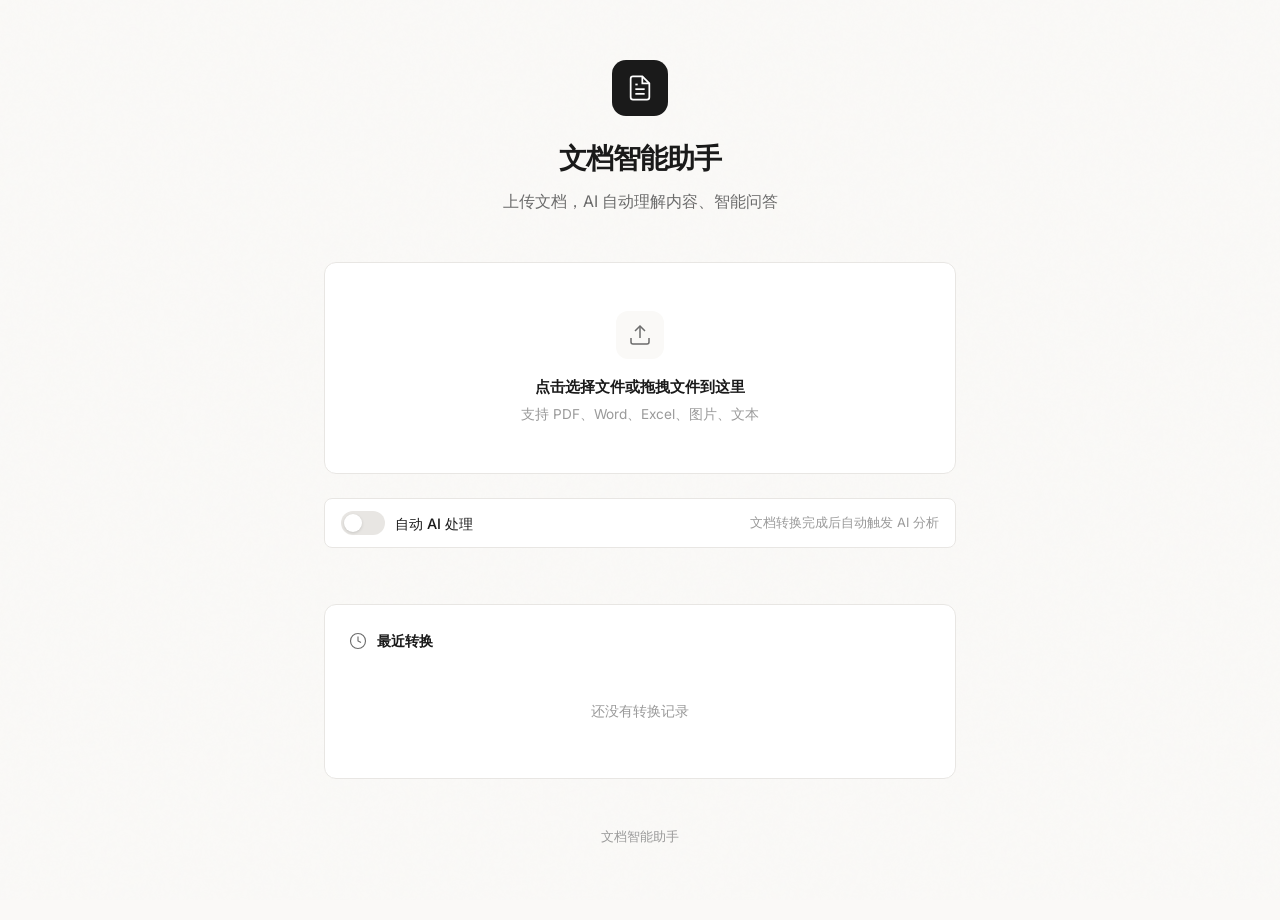
<file: static/index.html>
<!DOCTYPE html>
<html lang="zh-CN">
<head>
    <meta charset="UTF-8">
    <meta name="viewport" content="width=device-width, initial-scale=1.0">
    <title>文档智能助手</title>
    <link rel="stylesheet" href="/static/css/style.css">
    <link rel="preconnect" href="https://fonts.googleapis.com">
    <link rel="preconnect" href="https://fonts.gstatic.com" crossorigin>
    <link href="https://fonts.googleapis.com/css2?family=Inter:wght@400;500;600;700&display=swap" rel="stylesheet">
</head>
<body>
    <div class="container">
        <!-- 顶部标题区 -->
        <header class="header">
            <div class="header__icon">
                <svg viewBox="0 0 24 24" fill="none" stroke="currentColor">
                    <path d="M14 2H6a2 2 0 0 0-2 2v16a2 2 0 0 0 2 2h12a2 2 0 0 0 2-2V8z"/>
                    <polyline points="14 2 14 8 20 8"/>
                    <line x1="16" y1="13" x2="8" y2="13"/>
                    <line x1="16" y1="17" x2="8" y2="17"/>
                    <polyline points="10 9 9 9 8 9"/>
                </svg>
            </div>
            <h1>文档智能助手</h1>
            <p>上传文档，AI 自动理解内容、智能问答</p>
        </header>

        <!-- 主要内容区 -->
        <main class="main-content">
            <!-- 上传区域 -->
            <div class="upload-area" id="uploadArea">
                <div class="upload-icon">
                    <svg viewBox="0 0 24 24" fill="none" stroke="currentColor">
                        <path d="M21 15v4a2 2 0 0 1-2 2H5a2 2 0 0 1-2-2v-4"/>
                        <polyline points="17 8 12 3 7 8"/>
                        <line x1="12" y1="3" x2="12" y2="15"/>
                    </svg>
                </div>
                <div class="upload-text">
                    <span class="upload-title">点击选择文件或拖拽文件到这里</span>
                    <span class="upload-hint">支持 PDF、Word、Excel、图片、文本</span>
                </div>
                <input type="file" id="fileInput" accept=".pdf,.docx,.doc,.xlsx,.xls,.png,.jpg,.jpeg,.txt,.md" hidden>
            </div>

            <!-- 自动处理开关 -->
            <div class="auto-process-toggle">
                <label class="toggle-label">
                    <input type="checkbox" id="autoProcessSwitch">
                    <span class="toggle-slider"></span>
                </label>
                <span class="toggle-text">自动 AI 处理</span>
                <span class="toggle-hint">文档转换完成后自动触发 AI 分析</span>
            </div>

            <!-- 文件列表 -->
            <div class="file-list" id="fileList"></div>

            <!-- 处理状态 -->
            <div class="progress-area" id="progressArea" style="display: none;">
                <div class="progress-card">
                    <div class="progress-icon">
                        <svg viewBox="0 0 24 24" fill="none" stroke="currentColor">
                            <line x1="12" y1="2" x2="12" y2="6"/>
                            <line x1="12" y1="18" x2="12" y2="22"/>
                            <line x1="4.93" y1="4.93" x2="7.76" y2="7.76"/>
                            <line x1="16.24" y1="16.24" x2="19.07" y2="19.07"/>
                            <line x1="2" y1="12" x2="6" y2="12"/>
                            <line x1="18" y1="12" x2="22" y2="12"/>
                            <line x1="4.93" y1="19.07" x2="7.76" y2="16.24"/>
                            <line x1="16.24" y1="7.76" x2="19.07" y2="4.93"/>
                        </svg>
                    </div>
                    <div class="progress-info">
                        <span class="progress-filename" id="progressFilename"></span>
                        <span class="progress-status" id="progressStatus">正在处理中...</span>
                    </div>
                    <div class="progress-bar">
                        <div class="progress-fill" id="progressFill"></div>
                    </div>
                </div>
            </div>

            <!-- 历史记录 -->
            <div class="history-section" id="historySection">
                <div class="section-header">
                    <svg viewBox="0 0 24 24" fill="none" stroke="currentColor">
                        <circle cx="12" cy="12" r="10"/>
                        <polyline points="12 6 12 12 16 14"/>
                    </svg>
                    <h2>最近转换</h2>
                </div>
                <div class="history-list" id="historyList">
                    <div class="empty-state">
                        <span>还没有转换记录</span>
                    </div>
                </div>
            </div>
        </main>

        <!-- 底部说明 -->
        <footer class="footer">
            <p>文档智能助手</p>
        </footer>
    </div>

    <!-- Toast 提示 -->
    <div class="toast" id="toast"></div>

    <script src="/static/js/app.js"></script>
</body>
</html>
</file>
<file: static/css/style.css>
/* 全局样式重置 */
* {
    margin: 0;
    padding: 0;
    box-sizing: border-box;
}

:root {
    --primary: #1a1a1a;
    --accent: #e85d04;
    --accent-hover: #dc4c00;
    --success: #2d6a4f;
    --warning: #b5451b;
    --error: #9b2226;
    --bg: #faf9f7;
    --bg-dark: #f0eeeb;
    --card: #ffffff;
    --text: #1a1a1a;
    --text-secondary: #6b6b6b;
    --text-muted: #9a9a9a;
    --border: #e8e6e3;
    --border-light: #f0eeeb;
    --shadow: 0 1px 3px rgba(0,0,0,0.04), 0 1px 2px rgba(0,0,0,0.06);
    --shadow-md: 0 4px 6px -1px rgba(0,0,0,0.05), 0 2px 4px -1px rgba(0,0,0,0.03);
    --radius: 8px;
    --radius-lg: 12px;
}

body {
    font-family: 'Inter', -apple-system, BlinkMacSystemFont, 'Segoe UI', sans-serif;
    background: var(--bg);
    color: var(--text);
    line-height: 1.6;
    min-height: 100vh;
    -webkit-font-smoothing: antialiased;
}

/* 背景纹理 */
body::before {
    content: '';
    position: fixed;
    top: 0;
    left: 0;
    right: 0;
    bottom: 0;
    background-image: url("data:image/svg+xml,%3Csvg viewBox='0 0 200 200' xmlns='http://www.w3.org/2000/svg'%3E%3Cfilter id='noise'%3E%3CfeTurbulence type='fractalNoise' baseFrequency='0.65' numOctaves='3' stitchTiles='stitch'/%3E%3C/filter%3E%3Crect width='100%' height='100%' filter='url(%23noise)'/%3E%3C/svg%3E");
    opacity: 0.015;
    pointer-events: none;
    z-index: -1;
}

.container {
    max-width: 680px;
    margin: 0 auto;
    padding: 60px 24px 40px;
}

/* 头部 */
.header {
    text-align: center;
    margin-bottom: 48px;
}

.header__icon {
    width: 56px;
    height: 56px;
    margin: 0 auto 20px;
    background: var(--primary);
    border-radius: 14px;
    display: flex;
    align-items: center;
    justify-content: center;
}

.header__icon svg {
    width: 28px;
    height: 28px;
    stroke: white;
    stroke-width: 1.5;
    fill: none;
}

.header h1 {
    font-size: 1.75rem;
    font-weight: 700;
    letter-spacing: -0.03em;
    color: var(--text);
    margin-bottom: 8px;
}

.header p {
    font-size: 1rem;
    color: var(--text-secondary);
    font-weight: 400;
}

/* 主内容 */
.main-content {
    display: flex;
    flex-direction: column;
    gap: 24px;
}

/* 上传区域 */
.upload-area {
    background: var(--card);
    border: 1px solid var(--border);
    border-radius: var(--radius-lg);
    padding: 48px 32px;
    text-align: center;
    cursor: pointer;
    transition: all 0.2s ease;
    position: relative;
    overflow: hidden;
}

.upload-area::before {
    content: '';
    position: absolute;
    inset: 0;
    background: linear-gradient(135deg, transparent 0%, rgba(232, 93, 4, 0.02) 100%);
    opacity: 0;
    transition: opacity 0.2s;
}

.upload-area:hover {
    border-color: var(--accent);
    box-shadow: var(--shadow-md);
}

.upload-area:hover::before {
    opacity: 1;
}

.upload-area.dragover {
    border-color: var(--accent);
    border-style: dashed;
    background: rgba(232, 93, 4, 0.02);
}

.upload-icon {
    width: 48px;
    height: 48px;
    margin: 0 auto 16px;
    background: var(--bg);
    border-radius: 12px;
    display: flex;
    align-items: center;
    justify-content: center;
    transition: transform 0.2s;
}

.upload-area:hover .upload-icon {
    transform: translateY(-2px);
}

.upload-icon svg {
    width: 24px;
    height: 24px;
    stroke: var(--text-secondary);
    stroke-width: 1.5;
    fill: none;
}

.upload-text {
    display: flex;
    flex-direction: column;
    gap: 4px;
}

.upload-title {
    font-size: 0.95rem;
    font-weight: 600;
    color: var(--text);
}

.upload-hint {
    font-size: 0.85rem;
    color: var(--text-muted);
}

/* 文件列表 */
.file-list {
    display: flex;
    flex-direction: column;
    gap: 10px;
}

.file-item {
    background: var(--card);
    border: 1px solid var(--border-light);
    border-radius: var(--radius);
    padding: 16px;
    display: flex;
    align-items: center;
    gap: 14px;
    animation: slideIn 0.25s ease;
}

@keyframes slideIn {
    from {
        opacity: 0;
        transform: translateY(-8px);
    }
    to {
        opacity: 1;
        transform: translateY(0);
    }
}

.file-icon {
    width: 42px;
    height: 42px;
    flex-shrink: 0;
    background: var(--bg);
    border-radius: 8px;
    display: flex;
    align-items: center;
    justify-content: center;
}

.file-icon svg {
    width: 20px;
    height: 20px;
    stroke: var(--text-secondary);
    stroke-width: 1.5;
    fill: none;
}

.file-icon.pdf svg { stroke: #dc2626; }
.file-icon.doc svg { stroke: #2563eb; }
.file-icon.xlsx svg, .file-icon.xls svg { stroke: #059669; }
.file-icon.img svg { stroke: #7c3aed; }
.file-icon.txt svg { stroke: var(--text-secondary); }

.file-info {
    flex: 1;
    min-width: 0;
}

.file-name {
    font-weight: 500;
    font-size: 0.9rem;
    color: var(--text);
    white-space: nowrap;
    overflow: hidden;
    text-overflow: ellipsis;
}

.file-size {
    font-size: 0.8rem;
    color: var(--text-muted);
    margin-top: 2px;
}

.file-status {
    padding: 4px 10px;
    border-radius: 4px;
    font-size: 0.75rem;
    font-weight: 600;
    text-transform: uppercase;
    letter-spacing: 0.02em;
    flex-shrink: 0;
}

.file-status.pending {
    background: #fef3c7;
    color: #92400e;
}

.file-status.processing {
    background: #fee;
    color: #1e40af;
}

.file-status.done {
    background: #d1fae5;
    color: #065f46;
}

.file-status.error {
    background: #fee2e2;
    color: #991b1b;
}

.file-status.warning {
    background: #fef3c7;
    color: #92400e;
}

/* 进度区域 */
.progress-area {
    background: var(--card);
    border: 1px solid var(--border);
    border-radius: var(--radius);
    padding: 20px;
}

.progress-card {
    display: flex;
    align-items: flex-start;
    gap: 14px;
}

.progress-icon {
    width: 36px;
    height: 36px;
    flex-shrink: 0;
    background: var(--bg);
    border-radius: 8px;
    display: flex;
    align-items: center;
    justify-content: center;
}

.progress-icon svg {
    width: 18px;
    height: 18px;
    stroke: var(--accent);
    stroke-width: 1.5;
    fill: none;
    animation: spin 1.5s linear infinite;
}

@keyframes spin {
    from { transform: rotate(0deg); }
    to { transform: rotate(360deg); }
}

.progress-info {
    flex: 1;
}

.progress-filename {
    font-weight: 600;
    font-size: 0.9rem;
    color: var(--text);
    display: block;
}

.progress-status {
    font-size: 0.8rem;
    color: var(--accent);
    margin-top: 2px;
    display: block;
    transition: color 0.3s ease;
}

.progress-bar {
    height: 4px;
    background: var(--border);
    border-radius: 2px;
    overflow: hidden;
    margin-top: 12px;
}

.progress-fill {
    height: 100%;
    background: linear-gradient(90deg, var(--accent) 0%, var(--accent-hover) 100%);
    border-radius: 2px;
    transition: width 0.5s ease;
    width: 0%;
    position: relative;
}

.progress-fill::after {
    content: '';
    position: absolute;
    top: 0;
    left: 0;
    right: 0;
    bottom: 0;
    background: linear-gradient(90deg, transparent 0%, rgba(255,255,255,0.2) 50%, transparent 100%);
    animation: shimmer 1.5s infinite;
}

@keyframes shimmer {
    0% { transform: translateX(-100%); }
    100% { transform: translateX(100%); }
}

/* 历史记录 */
.history-section {
    background: var(--card);
    border: 1px solid var(--border);
    border-radius: var(--radius-lg);
    padding: 24px;
    margin-top: 8px;
}

.section-header {
    display: flex;
    align-items: center;
    gap: 10px;
    margin-bottom: 16px;
}

.section-header svg {
    width: 18px;
    height: 18px;
    stroke: var(--text-secondary);
    stroke-width: 1.5;
    fill: none;
}

.section-header h2 {
    font-size: 0.9rem;
    font-weight: 600;
    color: var(--text);
}

.history-list {
    display: flex;
    flex-direction: column;
    gap: 8px;
}

.empty-state {
    text-align: center;
    padding: 32px 16px;
    color: var(--text-muted);
    font-size: 0.85rem;
}

.history-item {
    display: flex;
    align-items: center;
    gap: 12px;
    padding: 12px;
    background: var(--bg);
    border-radius: var(--radius);
    cursor: pointer;
    transition: background 0.15s;
}

.history-item:hover {
    background: var(--border-light);
}

.history-icon {
    width: 32px;
    height: 32px;
    background: var(--card);
    border-radius: 6px;
    display: flex;
    align-items: center;
    justify-content: center;
    flex-shrink: 0;
}

.history-icon svg {
    width: 16px;
    height: 16px;
    stroke: var(--text-secondary);
    stroke-width: 1.5;
    fill: none;
}

.history-icon.pdf svg { stroke: #dc2626; }
.history-icon.doc svg { stroke: #2563eb; }
.history-icon.xlsx svg, .history-icon.xls svg { stroke: #059669; }
.history-icon.img svg { stroke: #7c3aed; }
.history-icon.txt svg { stroke: var(--text-secondary); }

.history-info {
    flex: 1;
    min-width: 0;
}

.history-name {
    font-weight: 500;
    font-size: 0.85rem;
    color: var(--text);
    white-space: nowrap;
    overflow: hidden;
    text-overflow: ellipsis;
}

.history-time {
    font-size: 0.75rem;
    color: var(--text-muted);
    margin-top: 1px;
}

/* 底部 */
.footer {
    text-align: center;
    padding: 48px 24px 32px;
    color: var(--text-muted);
    font-size: 0.8rem;
}

/* Toast */
.toast {
    position: fixed;
    bottom: 24px;
    left: 50%;
    transform: translateX(-50%) translateY(80px);
    background: var(--primary);
    color: white;
    padding: 12px 20px;
    border-radius: 6px;
    font-size: 0.85rem;
    font-weight: 500;
    opacity: 0;
    transition: all 0.25s ease;
    z-index: 1000;
    box-shadow: 0 4px 12px rgba(0,0,0,0.15);
}

.toast.show {
    opacity: 1;
    transform: translateX(-50%) translateY(0);
}

.toast.success {
    background: var(--success);
}

.toast.error {
    background: var(--error);
}

.toast.warning {
    background: #f59e0b;
}

.action-btn.delete-btn {
    background: transparent;
    border: none;
    color: #999;
    cursor: pointer;
    padding: 6px;
    border-radius: 4px;
    transition: all 0.2s;
}

.action-btn.delete-btn:hover {
    color: #ef4444;
    background: #fee2e2;
}

.action-btn.delete-btn svg {
    width: 18px;
    height: 18px;
}

/* 操作按钮 */
.file-item {
    display: flex;
    align-items: center;
    gap: 12px;
}

.file-item .file-info {
    flex: 1;
    min-width: 0;
}

.action-btn {
    display: inline-flex;
    align-items: center;
    gap: 4px;
    padding: 6px 12px;
    border-radius: 6px;
    font-size: 0.8rem;
    font-weight: 500;
    cursor: pointer;
    transition: all 0.15s;
    border: none;
    flex-shrink: 0;
}

.action-btn svg {
    width: 14px;
    height: 14px;
    stroke-width: 1.5;
    fill: none;
}

.view-btn {
    background: var(--bg);
    color: var(--text);
    border: 1px solid var(--border);
}

.view-btn:hover {
    background: var(--border-light);
    border-color: var(--text-muted);
}

.download-btn {
    background: var(--primary);
    color: white;
}

.download-btn:hover {
    background: var(--accent-hover);
}

/* 导出按钮 */
.export-btn {
    background: var(--success);
    color: white;
    position: relative;
}

.export-btn:hover {
    background: #1e4d3a;
}

.export-dropdown {
    position: absolute;
    top: 100%;
    right: 0;
    margin-top: 4px;
    background: var(--card);
    border: 1px solid var(--border);
    border-radius: 6px;
    box-shadow: var(--shadow-md);
    min-width: 140px;
    z-index: 100;
    overflow: hidden;
    display: none;
}

.export-dropdown.show {
    display: block;
}

.export-dropdown-item {
    display: flex;
    align-items: center;
    gap: 8px;
    padding: 10px 14px;
    font-size: 0.85rem;
    color: var(--text);
    cursor: pointer;
    transition: background 0.15s;
    border: none;
    background: none;
    width: 100%;
    text-align: left;
}

.export-dropdown-item:hover {
    background: var(--bg);
}

.export-dropdown-item svg {
    width: 16px;
    height: 16px;
    stroke-width: 1.5;
    fill: none;
}

.export-dropdown-divider {
    height: 1px;
    background: var(--border);
    margin: 4px 0;
}

/* 弹窗 */
.modal-overlay {
    position: fixed;
    inset: 0;
    background: rgba(0, 0, 0, 0.5);
    display: flex;
    align-items: center;
    justify-content: center;
    z-index: 1000;
    padding: 20px;
    animation: fadeIn 0.2s ease;
}

.modal-overlay.closing {
    animation: fadeOut 0.2s ease;
}

@keyframes fadeIn {
    from { opacity: 0; }
    to { opacity: 1; }
}

@keyframes fadeOut {
    from { opacity: 1; }
    to { opacity: 0; }
}

.modal-content {
    background: var(--card);
    border-radius: var(--radius-lg);
    width: 100%;
    max-width: 700px;
    max-height: 80vh;
    display: flex;
    flex-direction: column;
    box-shadow: 0 20px 25px -5px rgba(0, 0, 0, 0.1), 0 10px 10px -5px rgba(0, 0, 0, 0.04);
}

.modal-header {
    display: flex;
    align-items: center;
    justify-content: space-between;
    padding: 16px 20px;
    border-bottom: 1px solid var(--border);
}

.modal-header h3 {
    font-size: 1rem;
    font-weight: 600;
    color: var(--text);
    overflow: hidden;
    text-overflow: ellipsis;
    white-space: nowrap;
}

.modal-close {
    width: 32px;
    height: 32px;
    display: flex;
    align-items: center;
    justify-content: center;
    background: var(--bg);
    border: none;
    border-radius: 6px;
    cursor: pointer;
    color: var(--text-secondary);
    transition: all 0.15s;
}

.modal-close:hover {
    background: var(--border);
    color: var(--text);
}

.modal-close svg {
    width: 18px;
    height: 18px;
    stroke-width: 2;
}

.modal-body {
    flex: 1;
    overflow: auto;
    padding: 20px;
}

.content-preview {
    font-family: 'Monaco', 'Menlo', 'Ubuntu Mono', monospace;
    font-size: 0.85rem;
    line-height: 1.6;
    color: var(--text);
    white-space: pre-wrap;
    word-break: break-word;
    margin: 0;
}

.modal-footer {
    display: flex;
    gap: 12px;
    justify-content: flex-end;
    padding: 16px 20px;
    border-top: 1px solid var(--border);
}

.btn-primary {
    padding: 8px 16px;
    background: var(--primary);
    color: white;
    border: none;
    border-radius: 6px;
    font-size: 0.85rem;
    font-weight: 500;
    cursor: pointer;
    transition: background 0.15s;
}

.btn-primary:hover {
    background: var(--accent-hover);
}

.btn-secondary {
    padding: 8px 16px;
    background: var(--bg);
    color: var(--text);
    border: 1px solid var(--border);
    border-radius: 6px;
    font-size: 0.85rem;
    font-weight: 500;
    cursor: pointer;
    transition: all 0.15s;
}

.btn-secondary:hover {
    background: var(--border-light);
}

/* 响应式 */
@media (max-width: 640px) {
    .container {
        padding: 40px 16px 32px;
    }

    .header {
        margin-bottom: 32px;
    }

    .header h1 {
        font-size: 1.5rem;
    }

    .upload-area {
        padding: 36px 24px;
    }

    .file-item {
        padding: 14px;
    }

    .file-status {
        display: none;
    }
}

/* AI 按钮 */
.ai-btn {
    background: var(--bg);
    color: var(--text-secondary);
    border: 1px solid var(--border);
}

.ai-btn:hover {
    background: var(--border-light);
    border-color: var(--accent);
    color: var(--accent);
}

.ai-btn svg {
    stroke: currentColor;
}

.ai-btn.ai-ready {
    background: linear-gradient(135deg, #667eea 0%, #764ba2 100%);
    color: white;
    border-color: transparent;
}

.ai-btn.ai-ready:hover {
    opacity: 0.9;
}

.ai-btn.ai-processing {
    background: linear-gradient(135deg, #f093fb 0%, #f5576c 100%);
    color: white;
    border-color: transparent;
}

.ai-btn.ai-processing svg {
    animation: spin 1s linear infinite;
}

/* AI 模态框 */
.ai-modal {
    max-width: 800px;
    height: 70vh;
}

.ai-tabs {
    display: flex;
    gap: 4px;
    padding: 12px 20px;
    border-bottom: 1px solid var(--border);
    background: var(--bg);
}

.ai-tab {
    padding: 8px 16px;
    border: none;
    background: transparent;
    color: var(--text-secondary);
    font-size: 0.85rem;
    font-weight: 500;
    cursor: pointer;
    border-radius: 6px;
    transition: all 0.15s;
}

.ai-tab:hover {
    background: var(--border-light);
    color: var(--text);
}

.ai-tab.active {
    background: var(--card);
    color: var(--accent);
    box-shadow: var(--shadow);
}

.ai-body {
    padding: 0;
    display: flex;
    flex-direction: column;
}

.tab-content {
    display: none;
    flex: 1;
    overflow: auto;
}

.tab-content.active {
    display: block;
}

/* 文档概览 */
.overview-container {
    padding: 20px;
    display: flex;
    flex-direction: column;
    gap: 20px;
}

.overview-section {
    background: var(--bg);
    border-radius: var(--radius);
    padding: 16px;
}

.overview-title {
    display: flex;
    align-items: center;
    gap: 8px;
    font-size: 0.9rem;
    font-weight: 600;
    color: var(--text);
    margin-bottom: 12px;
}

.overview-title svg {
    width: 16px;
    height: 16px;
    stroke: var(--accent);
}

.overview-content {
    font-size: 0.85rem;
    line-height: 1.6;
    color: var(--text-secondary);
}

.overview-toc {
    font-size: 0.85rem;
}

.toc-tree {
    display: flex;
    flex-direction: column;
    gap: 4px;
}

.toc-item {
    padding: 4px 0;
    color: var(--text-secondary);
    border-left: 2px solid var(--border);
}

.toc-item:hover {
    color: var(--accent);
    border-left-color: var(--accent);
}

.knowledge-list {
    display: flex;
    flex-direction: column;
    gap: 8px;
}

.knowledge-item {
    font-size: 0.85rem;
    color: var(--text-secondary);
    padding: 8px;
    background: var(--card);
    border-radius: 4px;
}

.knowledge-item code {
    background: var(--border-light);
    padding: 2px 6px;
    border-radius: 4px;
    font-size: 0.8rem;
    margin: 0 2px;
}

/* 问答界面 */
.qa-container {
    display: flex;
    flex-direction: column;
    height: 100%;
}

.qa-history {
    flex: 1;
    overflow-y: auto;
    padding: 20px;
    display: flex;
    flex-direction: column;
    gap: 16px;
}

.qa-empty {
    text-align: center;
    color: var(--text-muted);
    font-size: 0.9rem;
    padding: 40px;
}

.qa-item {
    display: flex;
    flex-direction: column;
    gap: 4px;
}

.qa-item.user {
    align-items: flex-end;
}

.qa-item.ai {
    align-items: flex-start;
}

.qa-bubble {
    max-width: 80%;
    padding: 12px 16px;
    border-radius: 12px;
    font-size: 0.9rem;
    line-height: 1.5;
    overflow-wrap: break-word;
    word-break: break-word;
    overflow-x: auto;
}

.qa-bubble.user {
    background: var(--accent);
    color: white;
    border-bottom-right-radius: 4px;
}

.qa-bubble.ai {
    background: var(--bg);
    color: var(--text);
    border-bottom-left-radius: 4px;
}

.qa-bubble.thinking {
    color: var(--text-muted);
    font-style: italic;
}

.qa-answer {
    margin-bottom: 8px;
    font-weight: 400;
    line-height: 1.7;
}

.qa-answer p {
    margin: 0.4em 0;
}

.qa-answer ul {
    margin: 0.4em 0;
    padding-left: 1.5em;
}

.qa-answer li {
    margin: 0.2em 0;
}

.qa-answer code {
    background: var(--bg-dark);
    padding: 2px 6px;
    border-radius: 4px;
    font-family: 'Monaco', 'Menlo', 'Ubuntu Mono', monospace;
    font-size: 0.85em;
}

.qa-answer strong {
    font-weight: 600;
    color: var(--text-primary);
}

.qa-answer pre {
    background: var(--bg-dark);
    padding: 12px 16px;
    border-radius: 8px;
    overflow-x: auto;
    margin: 8px 0;
    font-family: 'Monaco', 'Menlo', 'Ubuntu Mono', monospace;
    font-size: 0.85em;
    line-height: 1.4;
}

.qa-answer pre code {
    background: none;
    padding: 0;
}

.qa-answer .source-ref {
    font-size: 0.8em;
    color: var(--text-muted);
    background: var(--card);
    padding: 1px 6px;
    border-radius: 3px;
    white-space: nowrap;
}

.qa-reference {
    background: var(--card);
    border-radius: 8px;
    padding: 12px;
    margin-top: 8px;
    border-left: 3px solid var(--accent);
}

.ref-source {
    display: flex;
    align-items: center;
    gap: 8px;
    margin-bottom: 6px;
}

.ref-type {
    background: var(--accent);
    color: white;
    padding: 2px 8px;
    border-radius: 4px;
    font-size: 0.7rem;
    font-weight: 600;
}

.ref-title {
    font-weight: 500;
    font-size: 0.85rem;
    color: var(--text);
}

.ref-content {
    font-size: 0.8rem;
    color: var(--text-secondary);
    line-height: 1.5;
    margin-bottom: 6px;
}

.ref-score {
    font-size: 0.75rem;
    color: var(--text-muted);
}

.qa-input-area {
    display: flex;
    gap: 8px;
    padding: 16px 20px;
    border-top: 1px solid var(--border);
    background: var(--bg);
}

.qa-input {
    flex: 1;
    padding: 12px 16px;
    border: 1px solid var(--border);
    border-radius: 8px;
    font-size: 0.9rem;
    outline: none;
    transition: border-color 0.15s;
}

.qa-input:focus {
    border-color: var(--accent);
}

.qa-send-btn {
    width: 44px;
    height: 44px;
    background: var(--accent);
    color: white;
    border: none;
    border-radius: 8px;
    cursor: pointer;
    display: flex;
    align-items: center;
    justify-content: center;
    transition: background 0.15s;
}

.qa-send-btn:hover {
    background: var(--accent-hover);
}

.qa-send-btn svg {
    width: 18px;
    height: 18px;
    stroke: currentColor;
    stroke-width: 2;
    fill: none;
}

/* 自动处理开关 */
.auto-process-toggle {
    display: flex;
    align-items: center;
    gap: 10px;
    padding: 12px 16px;
    background: var(--card);
    border: 1px solid var(--border);
    border-radius: var(--radius);
}

.toggle-label {
    position: relative;
    display: inline-block;
    width: 44px;
    height: 24px;
    flex-shrink: 0;
}

.toggle-label input {
    opacity: 0;
    width: 0;
    height: 0;
}

.toggle-slider {
    position: absolute;
    cursor: pointer;
    top: 0;
    left: 0;
    right: 0;
    bottom: 0;
    background: var(--border);
    border-radius: 24px;
    transition: 0.2s;
}

.toggle-slider::before {
    position: absolute;
    content: '';
    height: 18px;
    width: 18px;
    left: 3px;
    bottom: 3px;
    background: white;
    border-radius: 50%;
    transition: 0.2s;
    box-shadow: 0 1px 3px rgba(0,0,0,0.15);
}

.toggle-label input:checked + .toggle-slider {
    background: var(--accent);
}

.toggle-label input:checked + .toggle-slider::before {
    transform: translateX(20px);
}

.toggle-text {
    font-size: 0.9rem;
    font-weight: 500;
    color: var(--text);
}

.toggle-hint {
    font-size: 0.8rem;
    color: var(--text-muted);
    margin-left: auto;
}

/* AI 处理进度阶段 */
.ai-progress-stages {
    display: flex;
    flex-direction: column;
    gap: 12px;
    padding: 20px;
}

.ai-progress-stage {
    display: flex;
    align-items: center;
    gap: 12px;
}

.stage-icon {
    width: 32px;
    height: 32px;
    border-radius: 50%;
    display: flex;
    align-items: center;
    justify-content: center;
    background: var(--bg);
    border: 2px solid var(--border);
    transition: all 0.3s ease;
}

.stage-icon svg {
    width: 16px;
    height: 16px;
    stroke: var(--text-muted);
    stroke-width: 2;
    fill: none;
    opacity: 0.5;
}

.stage-icon.active {
    background: var(--accent);
    border-color: var(--accent);
}

.stage-icon.active svg {
    stroke: white;
    opacity: 1;
}

.stage-icon.done {
    background: var(--success);
    border-color: var(--success);
}

.stage-icon.done svg {
    stroke: white;
    opacity: 1;
}

.stage-info {
    flex: 1;
}

.stage-name {
    font-size: 0.85rem;
    font-weight: 500;
    color: var(--text);
}

.stage-status {
    font-size: 0.75rem;
    color: var(--text-muted);
    margin-top: 2px;
}

.stage-status.active {
    color: var(--accent);
}

/* 骨架屏 */
.skeleton {
    background: linear-gradient(90deg, var(--border-light) 25%, var(--bg) 50%, var(--border-light) 75%);
    background-size: 200% 100%;
    animation: skeleton-loading 1.5s infinite;
    border-radius: 4px;
}

@keyframes skeleton-loading {
    0% { background-position: 200% 0; }
    100% { background-position: -200% 0; }
}

.skeleton-text {
    height: 14px;
    margin-bottom: 8px;
}

.skeleton-text:last-child {
    width: 60%;
}

.skeleton-title {
    height: 20px;
    width: 40%;
    margin-bottom: 12px;
}

.skeleton-block {
    height: 80px;
    margin-bottom: 12px;
}

/* 打字机动画 - 三点跳动 */
.typing-dots {
    display: inline-flex;
    gap: 4px;
    padding: 4px 0;
}

.typing-dots span {
    width: 6px;
    height: 6px;
    background: var(--text-muted);
    border-radius: 50%;
    animation: typing-bounce 1.4s infinite ease-in-out both;
}

.typing-dots span:nth-child(1) {
    animation-delay: -0.32s;
}

.typing-dots span:nth-child(2) {
    animation-delay: -0.16s;
}

@keyframes typing-bounce {
    0%, 80%, 100% {
        transform: scale(0);
        opacity: 0.5;
    }
    40% {
        transform: scale(1);
        opacity: 1;
    }
}

/* 重试按钮 */
.retry-btn {
    background: var(--warning);
    color: white;
    border: none;
}

.retry-btn:hover {
    background: #9a3d15;
}

.retry-btn svg {
    stroke: currentColor;
}

/* 示例问题 */
.example-questions {
    display: flex;
    flex-wrap: wrap;
    gap: 8px;
    padding: 12px 20px;
    border-top: 1px solid var(--border);
    background: var(--bg);
}

.example-label {
    font-size: 0.75rem;
    color: var(--text-muted);
    width: 100%;
    margin-bottom: 4px;
}

.example-btn {
    padding: 6px 12px;
    background: var(--card);
    border: 1px solid var(--border);
    border-radius: 16px;
    font-size: 0.8rem;
    color: var(--text-secondary);
    cursor: pointer;
    transition: all 0.15s;
}

.example-btn:hover {
    background: var(--accent);
    color: white;
    border-color: var(--accent);
}

/* 文档切换器 */
.doc-switcher {
    display: flex;
    align-items: center;
    gap: 8px;
    padding: 8px 12px;
    background: var(--bg);
    border-radius: var(--radius);
    border: 1px solid var(--border);
}

.doc-switcher-label {
    font-size: 0.75rem;
    color: var(--text-muted);
    flex-shrink: 0;
}

.doc-switcher select {
    flex: 1;
    border: none;
    background: transparent;
    font-size: 0.85rem;
    color: var(--text);
    cursor: pointer;
    outline: none;
}

/* 文件类型提示 */
.file-type-hint {
    font-size: 0.75rem;
    color: var(--text-muted);
    margin-top: 2px;
}

/* 大文件提示 */
.file-large-hint {
    font-size: 0.75rem;
    color: var(--warning);
    margin-top: 2px;
}

/* 超时提示 */
.timeout-warning {
    color: var(--warning);
}

/* 错误分类 */
.error-specific {
    color: var(--error);
}

/* AI 模态框头部布局 */
.ai-modal-header {
    display: flex;
    align-items: center;
    justify-content: space-between;
    padding: 16px 20px;
    border-bottom: 1px solid var(--border);
    gap: 12px;
}

.ai-modal-header h3 {
    flex: 1;
    font-size: 1rem;
    font-weight: 600;
    color: var(--text);
    overflow: hidden;
    text-overflow: ellipsis;
    white-space: nowrap;
}
</file>
